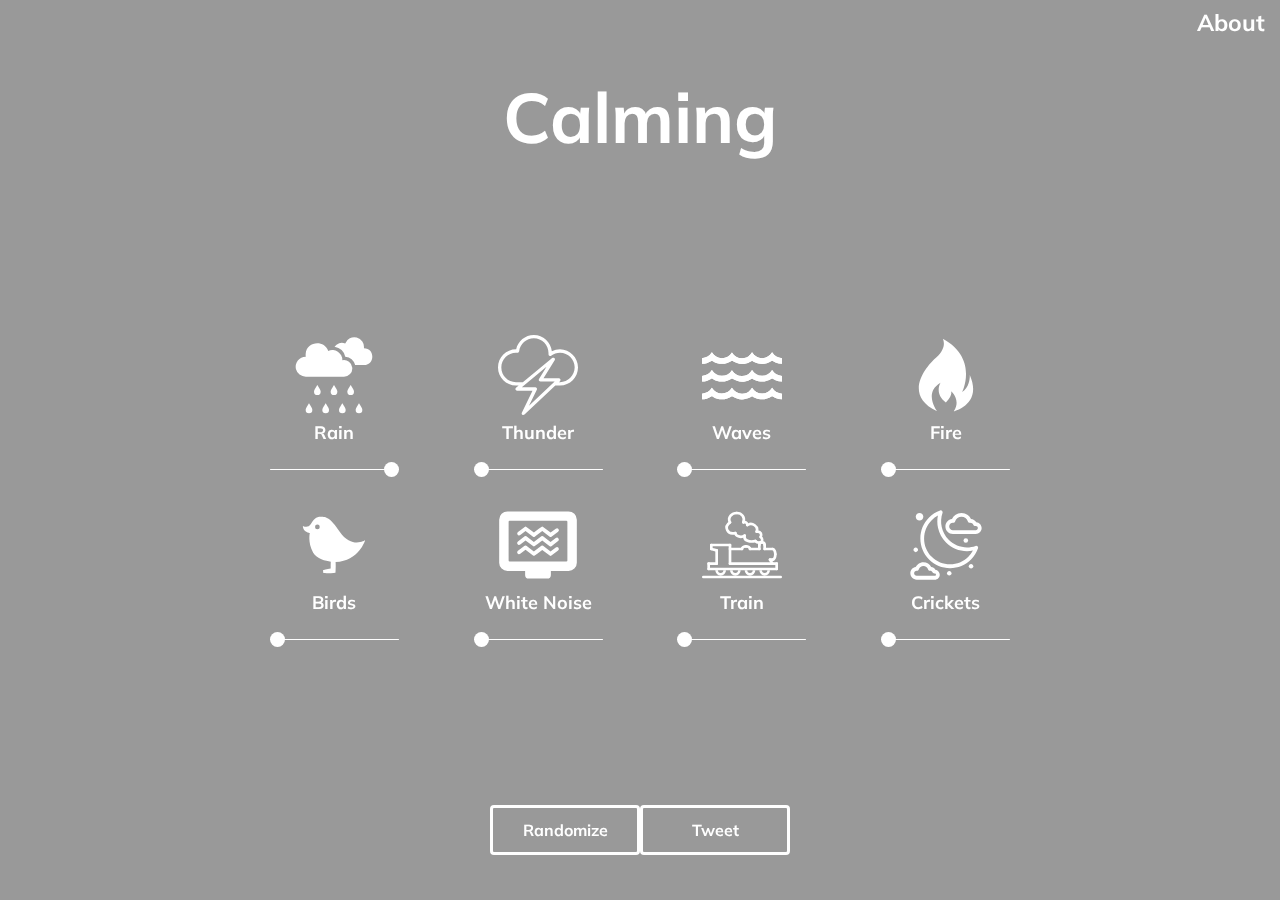
<file: index.html>
<!DOCTYPE html>
<html lang="en">
  <head>
    <meta charset="UTF-8" />
    <meta name="viewport" content="width=device-width, initial-scale=1.0" />
    <meta http-equiv="X-UA-Compatible" content="ie=edge" />
    <link rel="stylesheet" href="css/styles.css" />
    <link rel="stylesheet" href="css/normalize.css" />
    <link
      href="https://fonts.googleapis.com/css?family=Muli:400,700&display=swap"
      rel="stylesheet"
    />
    <title>FEWD Final Project Starter Template</title>
  </head>
  <body>
    <nav class="mood-nav">
      <a href="about.html" class="about">About</a>
    </nav>
    <header class="mood-header">
      <div class="mood-title">
        <h1>Calming</h1>
      </div>
    </header>
    <section class="mood-audio">
      <div class="audio-container">
        <div class="audio-selection">
          <div class="sound-button-play">
            <a href="javascript:toggleSound('rain')">
              <img class="icon" src="img/Rain.svg" alt="" />
            </a>
            <p class="sound">Rain</p>
            <div class="volume-slider">
              <input
                type="range"
                id="volumeSlider"
                min="0"
                max="1"
                step="0.01"
                value="1"
                onchange="setVolume(this.value)"
              />
            </div>
          </div>
          <audio
            id="rain"
            src="https://drive.google.com/uc?export=download&id=1VzUVPUkbeGq3cIi7EZQPnnRcFwLSSl6z"
            preload="auto"
          ></audio>

          <div class="sound-button-play">
            <a href="javascript:toggleSound('thunder')">
              <img class="icon" src="img/Thunder.svg" alt="" />
            </a>
            <p class="sound">Thunder</p>
            <div class="volume-slider">
              <input type="range" min="0" max="1" step="0.02" value="0" />
            </div>
          </div>
          <audio id="thunder" src="" preload="auto"></audio>

          <div class="sound-button-play">
            <a href="javascript:toggleSound('waves')">
              <img class="icon" src="img/Water.svg" alt="" />
            </a>
            <p class="sound">Waves</p>
            <div class="volume-slider">
              <input type="range" min="0" max="1" step="0.02" value="0" />
            </div>
          </div>
          <audio
            id="waves"
            src="https://drive.google.com/uc?export=download&id=1bdbt5yLYQBDveMhTkotzf_xHchsaxMWV"
            preload="auto"
          ></audio>

          <div class="sound-button-play">
            <a href="javascript:toggleSound('fire')">
              <img class="icon" src="img/Fire.svg" alt="" />
            </a>
            <p class="sound">Fire</p>
            <div class="volume-slider">
              <input type="range" min="0" max="1" step="0.02" value="0" />
            </div>
          </div>
          <audio
            id="fire"
            src="https://drive.google.com/uc?export=download&id=1632FCxT1u-tw6S_IQKOUSnYEH0js0Eon"
            preload="auto"
          ></audio>

          <div class="sound-button-play">
            <a href="javascript:toggleSound('birds')">
              <img class="icon" src="img/Bird.svg" alt="" />
            </a>
            <p class="sound">Birds</p>
            <div class="volume-slider">
              <input type="range" min="0" max="1" step="0.02" value="0" />
            </div>
          </div>
          <audio
            id="birds"
            src="https://drive.google.com/uc?export=download&id=1uxGSduW11KZmBc4KbgbJsgDr1-bAOpSw"
            preload="auto"
          ></audio>

          <div class="sound-button-play">
            <a href="javascript:toggleSound('noise')">
              <img class="icon" src="img/White_Noise.svg" alt="" />
            </a>
            <p class="sound">White Noise</p>
            <div class="volume-slider">
              <input type="range" min="0" max="1" step="0.02" value="0" />
            </div>
          </div>
          <audio
            id="noise"
            src="https://drive.google.com/uc?export=download&id=1JbqTHt6yXvEI7Yap42B8Hv9uSwZ1Tf0x"
            preload="auto"
          ></audio>

          <div class="sound-button-play">
            <a href="javascript:toggleSound('train')">
              <img class="icon" src="img/Train.svg" alt="" />
            </a>
            <p class="sound">Train</p>
            <div class="volume-slider">
              <input type="range" min="0" max="1" step="0.02" value="0" />
            </div>
          </div>
          <audio
            id="train"
            src="https://drive.google.com/uc?export=download&id=1cRfJCoSil7JCr843u2rWAXlfIeo8SQUk"
            preload="auto"
          ></audio>

          <div class="sound-button-play">
            <a href="javascript:toggleSound('night')">
              <img class="icon" src="img/Night.svg" alt="" />
            </a>
            <p class="sound">Crickets</p>
            <div class="volume-slider">
              <input type="range" min="0" max="1" step="0.02" value="0" />
            </div>
          </div>
          <audio
            id="night"
            src="https://drive.google.com/uc?export=download&id=1Hn8RZYrbWYaU5Ay57eqNBejhUfn1LkER"
            preload="auto"
          ></audio>
        </div>
      </div>
    </section>
    <div class="bottom">
      <div class="button-container">
        <button id="random">Randomize</button>
        <button id="tweet">Tweet</button>
      </div>
    </div>

    <script type="text/javascript" src="js/script.js"></script>
  </body>
</html>
</file>
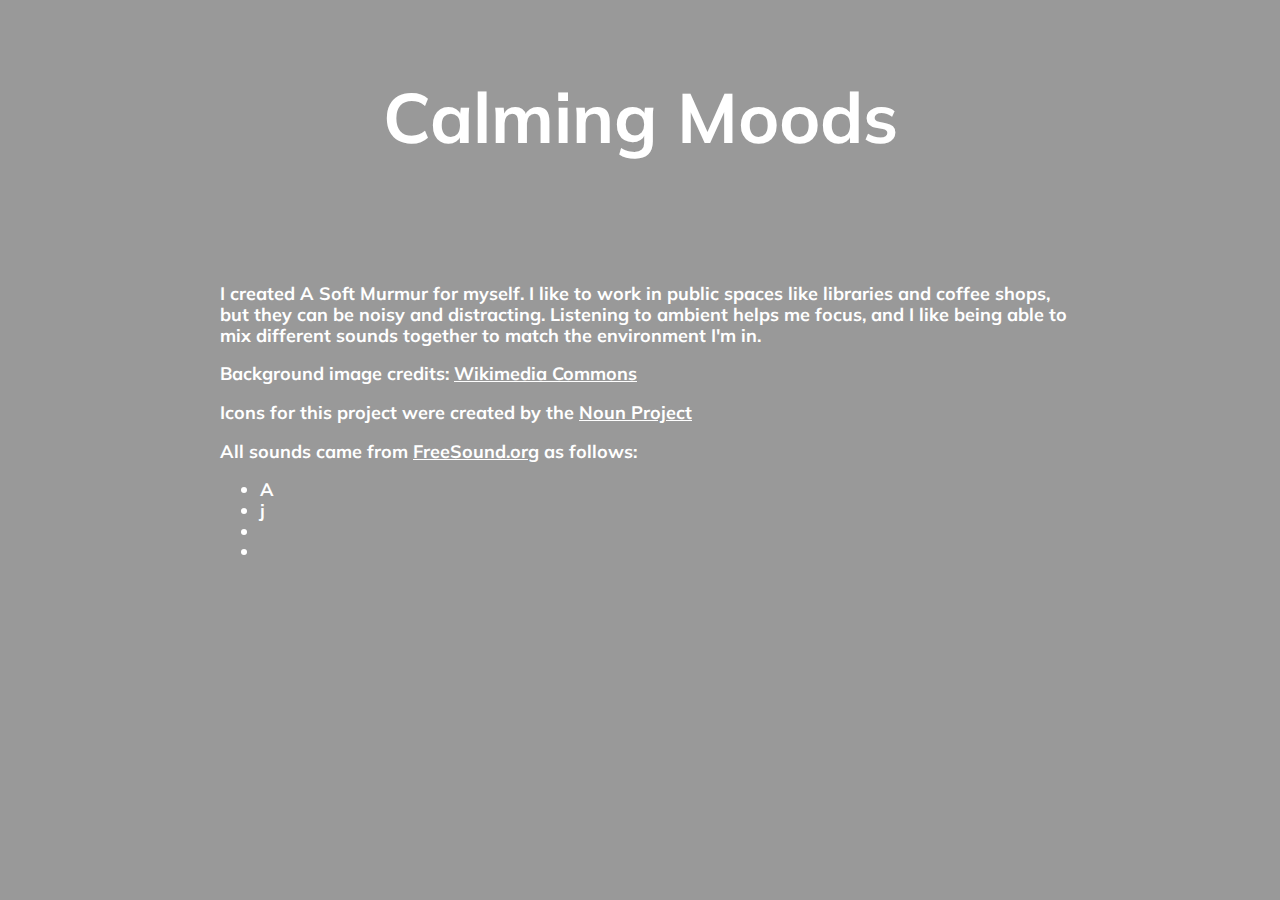
<file: about.html>
<!DOCTYPE html>
<html lang="en">
  <head>
    <meta charset="UTF-8" />
    <meta name="viewport" content="width=device-width, initial-scale=1.0" />
    <meta http-equiv="X-UA-Compatible" content="ie=edge" />
    <link rel="stylesheet" href="css/styles.css" />
    <link rel="stylesheet" href="css/normalize.css" />
    <link
      href="https://fonts.googleapis.com/css?family=Muli:400,700&display=swap"
      rel="stylesheet"
    />
    <title>About</title>
  </head>

  <div class="mood-title">
    <h1>Calming Moods</h1>
  </div>

  <section class="about-body">
    <p>
      I created A Soft Murmur for myself. I like to work in public spaces like
      libraries and coffee shops, but they can be noisy and distracting.
      Listening to ambient helps me focus, and I like being able to mix
      different sounds together to match the environment I'm in.
    </p>
    <p>
      Background image credits:
      <a
        href="https://commons.wikimedia.org/wiki/File:Free_rippled_glitter_magic_sparkle_water_texture_for_layers_Creative_Commons_(2987042594).jpg#filehistory"
        >Wikimedia Commons</a
      >
    </p>
    <p>
      Icons for this project were created by the
      <a href="https://thenounproject.com/">Noun Project</a>
    </p>
    <p>
      All sounds came from
      <a href="https://freesound.org/">FreeSound.org</a> as follows:
    </p>
    <ul class="credit-list">
      <li class="credit"><a>A</a></li>
      <li class="credit"><a>j</a></li>
      <li class="credit"></li>
      <li class="credit"></li>
    </ul>
  </section>
</html>
</file>
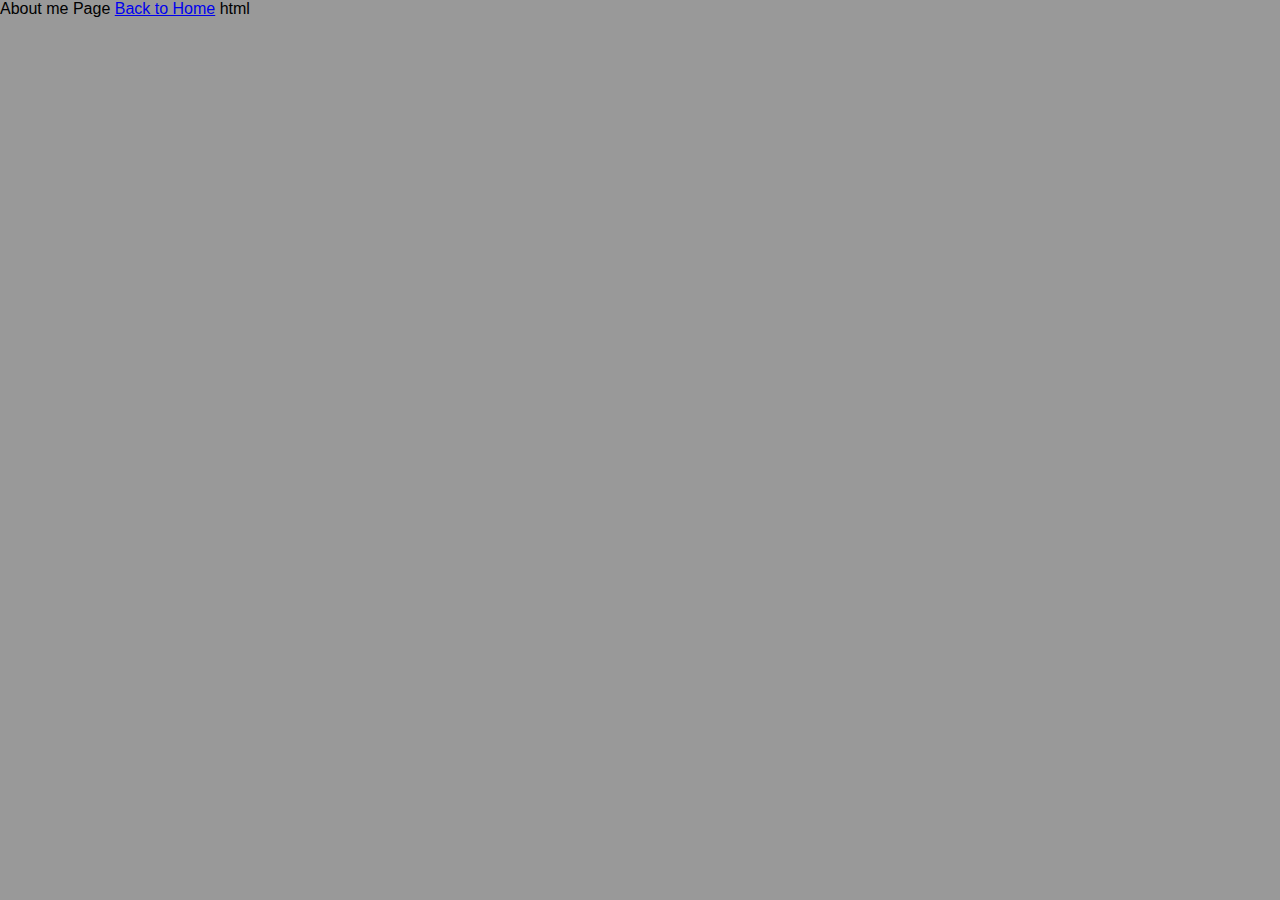
<file: about_me.html>
<!DOCTYPE html>
<html lang="en">
  <head>
    <meta charset="UTF-8" />
    <meta name="viewport" content="width=device-width, initial-scale=1.0" />
    <meta http-equiv="X-UA-Compatible" content="ie=edge" />
    <link rel="stylesheet" href="./css/styles.css" />
    <link rel="stylesheet" href="./css/normalize.css" />
    <title>About Me</title>
  </head>
  <body>
    About me Page
    <a href="./index.html">Back to Home</a>
  </body>
</html>
html
</file>
<file: css/styles.css>
body {
  background: linear-gradient(rgba(0, 0, 0, 0.4), rgba(0, 0, 0, 0.4)),
    url("https://upload.wikimedia.org/wikipedia/commons/5/5f/Free_rippled_glitter_magic_sparkle_water_texture_for_layers_Creative_Commons_%282987042594%29.jpg");
  background-size: cover;
  font-family: "Muli", sans-serif;
}

.icon {
  height: 80px;
  width: 80px;
}

.icon:hover {
  opacity: 0.5;
  transition: 0.4s ease-out;
}

.sound {
  font-size: 18px;
  font-weight: bold;
  color: white;
  margin-top: 5px;
  margin-bottom: 25px;
}

/*  VOLUME SLIDER */

input[type="range"] {
  display: block;
  -webkit-appearance: none;
  -moz-appearance: none;
  background: white;
  border-radius: 5px;
  width: 100%;
  height: 1px;
  outline: 0;
}
input[type="range"]::-webkit-slider-thumb {
  -webkit-appearance: none;
  background: white;
  width: 15px;
  height: 15px;
  border-radius: 50%;
  cursor: pointer;
  transition: 0.3s ease-in-out;
}
input[type="range"]::-webkit-slider-thumb:active {
  transform: scale(1);
}
input[type="range"]::-webkit-slider-runnable-track {
}
input[type="range"]::-moz-range-thumb {
  background: white;
  width: 15px;
  height: 15px;
  border-radius: 50%;
  cursor: pointer;
  transition: 0.3s ease-in-out;
}
input[type="range"]::-moz-range-thumb:active {
  transform: scale(1);
}
input[type="range"]::-moz-range-track {
}

.mood-nav {
  text-align: right;
  /* background: rgba(0, 0, 0, 0.5); */
  padding: 10px;
  position: fixed;
  top: 0;
  right: 0;
  width: 100%;
}

.about {
  text-decoration: none;
  color: white;
  font-weight: bold;
  font-size: 23px;
  margin-right: 5px;
}

.mood-header {
  display: flex;
  justify-content: center;
}

.mood-title {
  text-align: center;
  font-size: 35px;
  color: white;
  padding-bottom: 40px;
  padding-top: 30px;
}

.mood-audio {
  width: 800px;
  height: 250px;
  position: fixed;
  top: 50%;
  left: 50%;
  transform: translate(-50%, -50%);
}

.audio-selection {
  display: grid;
  grid-template-columns: 1fr 1fr 1fr 1fr;
  grid-gap: 15px;
}

.sound-button-play {
  text-align: center;
  display: flex;
  flex-direction: column;
  align-items: center;
  margin: 10px;
}

.bottom {
  display: flex;
  justify-content: center;
  position: fixed;
  bottom: 5%;
  left: 50%;
  right: 50%;
}

.bottom {
  display: flex;
  justify-content: center;
  position: fixed;
  bottom: 5%;
  left: 50%;
  right: 50%;
}

.button-container {
  width: 100vw;
  display: flex;
}

button {
  height: 50px;
  width: 150px;
  margin: 10px;
  color: white;
  background: rgba(0, 0, 0, 0);
  border: 3px solid white;
  border-radius: 4px;
  font-weight: bold;
  text-transform: uppercase;
  font-size: 13px;
}

.about-body {
  font-size: 18px;
  color: white;
  font-weight: bold;
  margin-left: 220px;
  margin-top: 40px;
  margin-right: 200px;
}

.about-body a {
  color: white;
}
</file>
